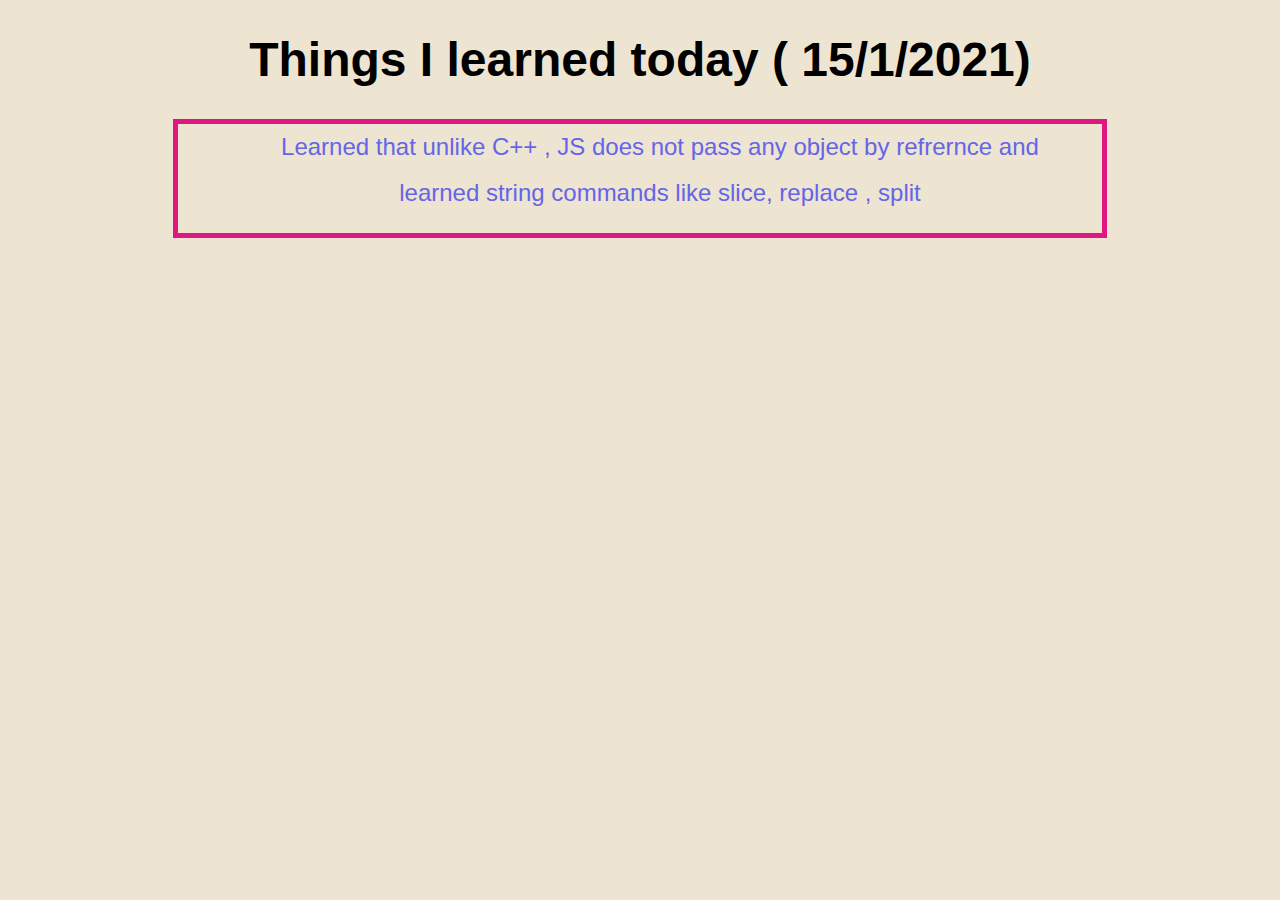
<file: day-13/index.html>
<!DOCTYPE html>
<html lang="en">
  <head>
    <meta charset="UTF-8" />
    <meta name="viewport" content="width=device-width, initial-scale=1.0" />

    <title>Day-13 of #100DaysOfCode</title>
    <link rel="stylesheet" href="style.css" />
  </head>
  <body>
    <h1>Things I learned today ( 15/1/2021)</h1>

    <ol>
      <ul>
        Learned that unlike C++ , JS does not pass any object by refrernce and
      </ul>
      <ul>
        learned string commands like slice, replace , split
      </ul>
      <ul></ul>
    </ol>
  </body>
</html>
</file>
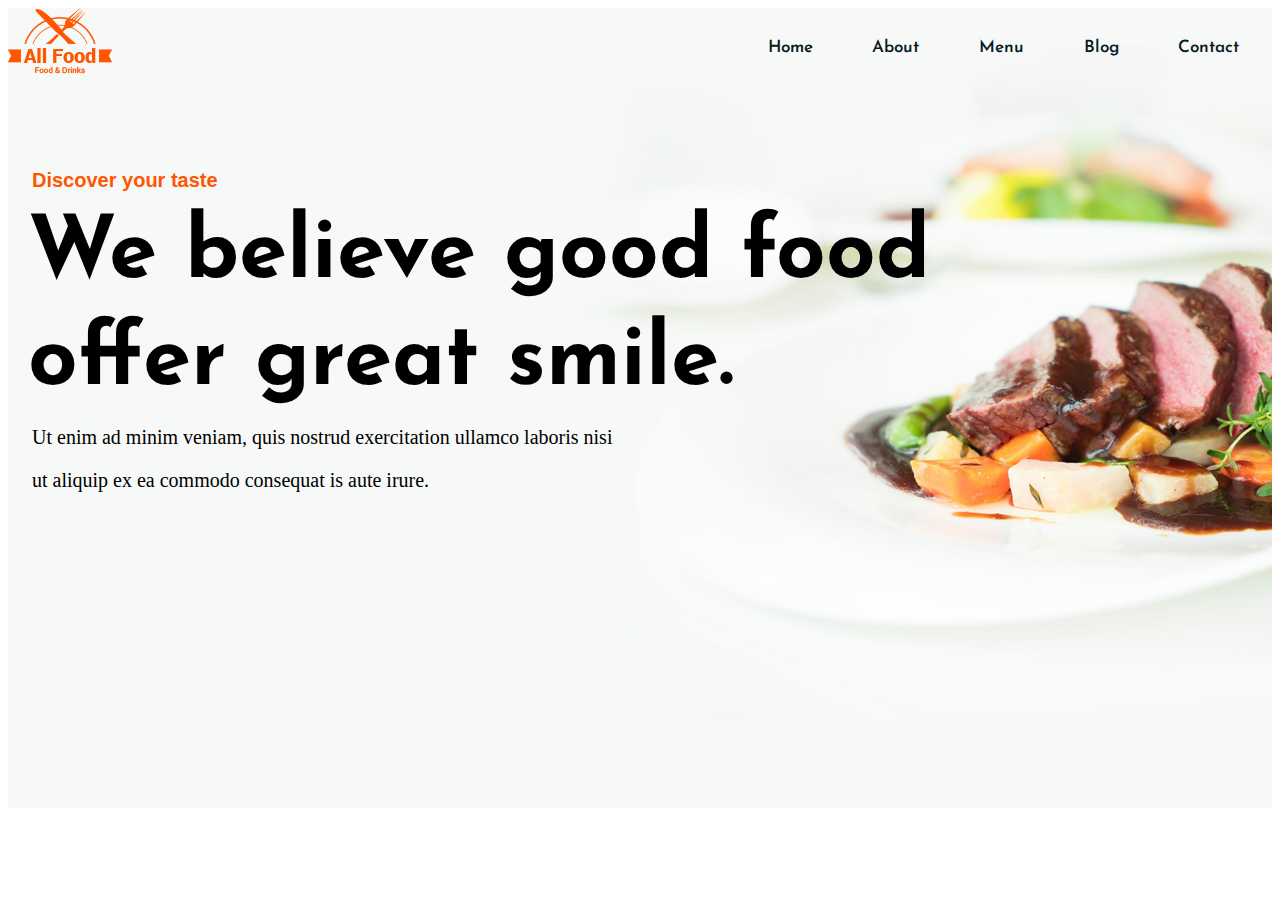
<file: Day-15/index.html>
<!DOCTYPE html>
<html lang="en">
  <head>
    <meta charset="UTF-8" />
    <link rel="stylesheet" href="style.css" />
    <link rel="preconnect" href="https://fonts.gstatic.com" />
    <link
      href="https://fonts.googleapis.com/css2?family=Josefin+Sans:wght@300&display=swap"
      rel="stylesheet"
    />
    <meta name="viewport" content="width=device-width, initial-scale=1.0" />
    <title>Internshala site</title>
  </head>
  <body>
    <div class="homePage">
      <li class="logo">
        <img src="images/logo.webp" alt="" />
      </li>
      <nav>
        <ul class="navBar">
          <li>Home</li>
          <li>About</li>
          <li>Menu</li>
          <li>Blog</li>
          <li>Contact</li>
          <li>Order Online</li>
        </ul>
      </nav>

      <h1>Discover your taste</h1>
      <p class="believe">We believe good food</p>
      <p class="believe">offer great smile.</p>
      <p class="para">
        Ut enim ad minim veniam, quis nostrud exercitation ullamco laboris nisi
      </p>
      <p class="para">ut aliquip ex ea commodo consequat is aute irure.</p>
    </div>
  </body>
</html>
</file>
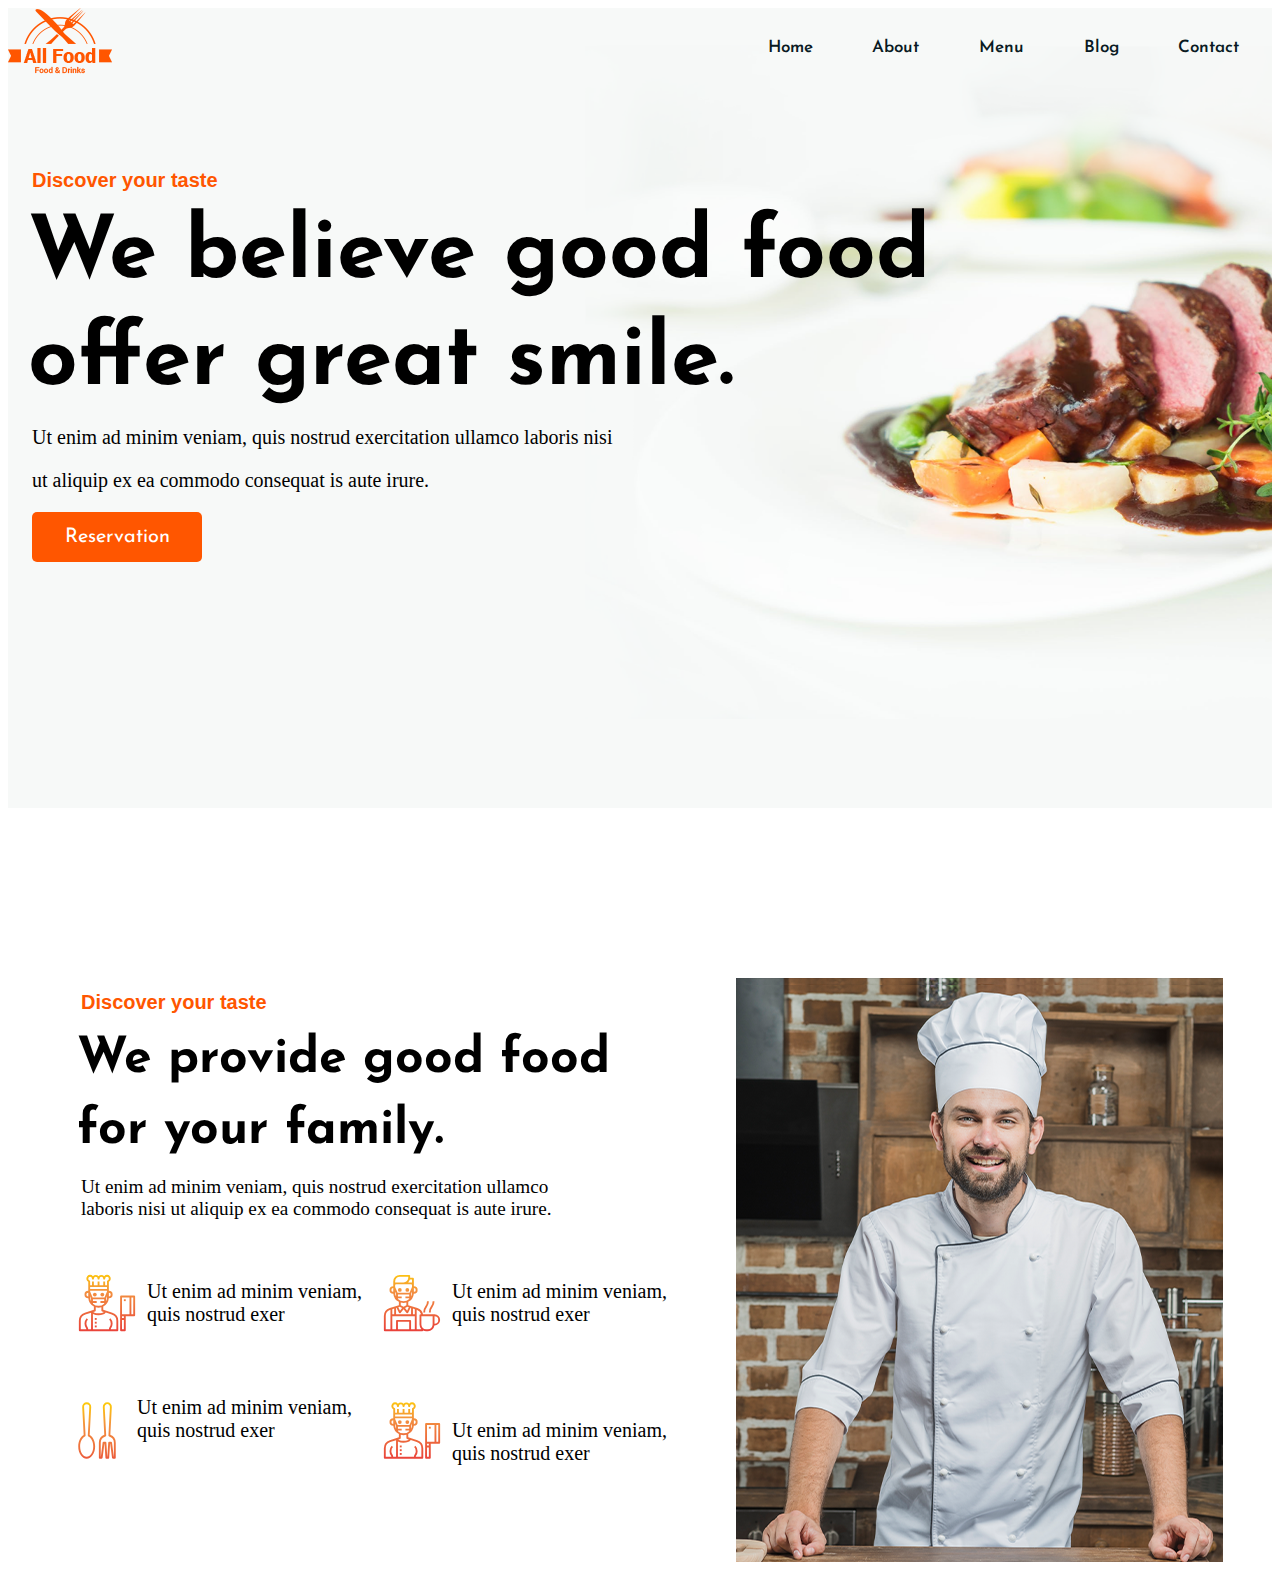
<file: day-16/index.html>
<!DOCTYPE html>
<html lang="en">
  <head>
    <meta charset="UTF-8" />
    <link rel="stylesheet" href="style.css" />
    <link rel="preconnect" href="https://fonts.gstatic.com" />
    <link
      href="https://fonts.googleapis.com/css2?family=Josefin+Sans:wght@300&display=swap"
      rel="stylesheet"
    />
    <meta name="viewport" content="width=device-width, initial-scale=1.0" />
    <title>Internshala site</title>
  </head>
  <body>
    <div class="homePage">
      <div class="full-navbar">
        <li class="logo">
          <img src="images/logo.webp" alt="" />
        </li>
        <nav>
          <ul class="navBar">
            <li>Home</li>
            <li>About</li>
            <li>Menu</li>
            <li>Blog</li>
            <li>Contact</li>
            <li>Order Online</li>
          </ul>
        </nav>
      </div>

      <h1 class="topic">Discover your taste</h1>
      <p class="believe">We believe good food</p>
      <p class="believe">offer great smile.</p>
      <p class="para">
        Ut enim ad minim veniam, quis nostrud exercitation ullamco laboris nisi
      </p>
      <p class="para">ut aliquip ex ea commodo consequat is aute irure.</p>
      <button class="btn">Reservation</button>
    </div>

    <div class="secondPage">
      <div class="words">
        <h1 class="topic">Discover your taste</h1>
        <p class="believe" style="font-size: 50px">We provide good food</p>
        <p class="believe" style="font-size: 50px">for your family.</p>
        <p class="para example" style="font-size: larger">
          Ut enim ad minim veniam, quis nostrud exercitation ullamco
          <br />
          laboris nisi ut aliquip ex ea commodo consequat is aute irure.
        </p>

        <div class="section1">
          <div class="icons1">
            <img class="icons" src="images/chef.svg" alt="" />
            <p style="padding-left: 10px">
              Ut enim ad minim veniam, <br />
              quis nostrud exer
            </p>
          </div>
          <div class="icons1">
            <img class="icons" src="images/barista.svg" alt="" />
            <p style="padding-left: 10px">
              Ut enim ad minim veniam, <br />
              quis nostrud exer
            </p>
          </div>
        </div>
        <div class="section2">
          <div class="icons2">
            <img class="icons" src="images/spoon-and-fork.svg" alt="" />
            <p style="padding-left: 10px">
              Ut enim ad minim veniam, <br />
              quis nostrud exer
            </p>
          </div>
          <div class="icons2">
            <img class="icons" src="images/chef.svg" alt="" />
            <p style="padding-left: 10px">
              <br />
              Ut enim ad minim veniam, <br />
              quis nostrud exer
            </p>
          </div>
        </div>
      </div>
      <div class="chefImage">
        <img src="images/about.webp" alt="" />
      </div>
    </div>

    <script src="app.js"></script>
  </body>
</html>
</file>
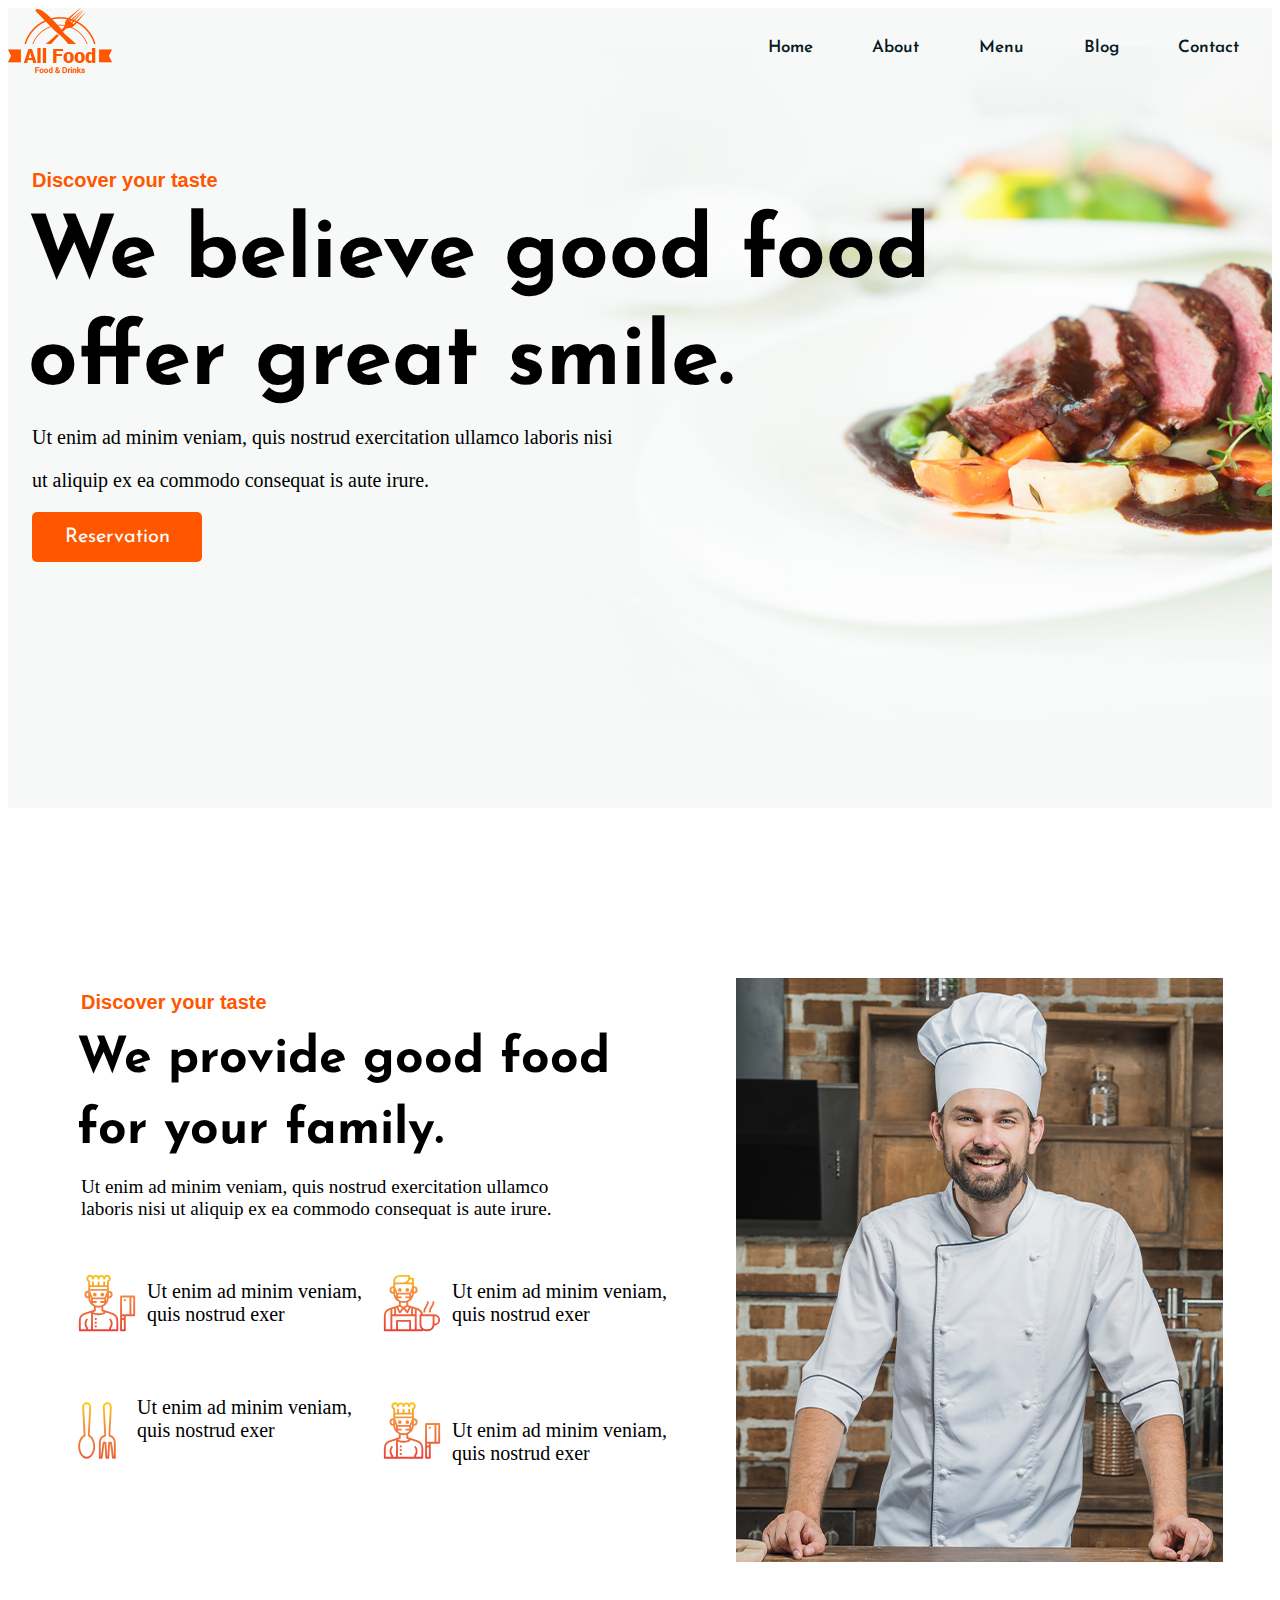
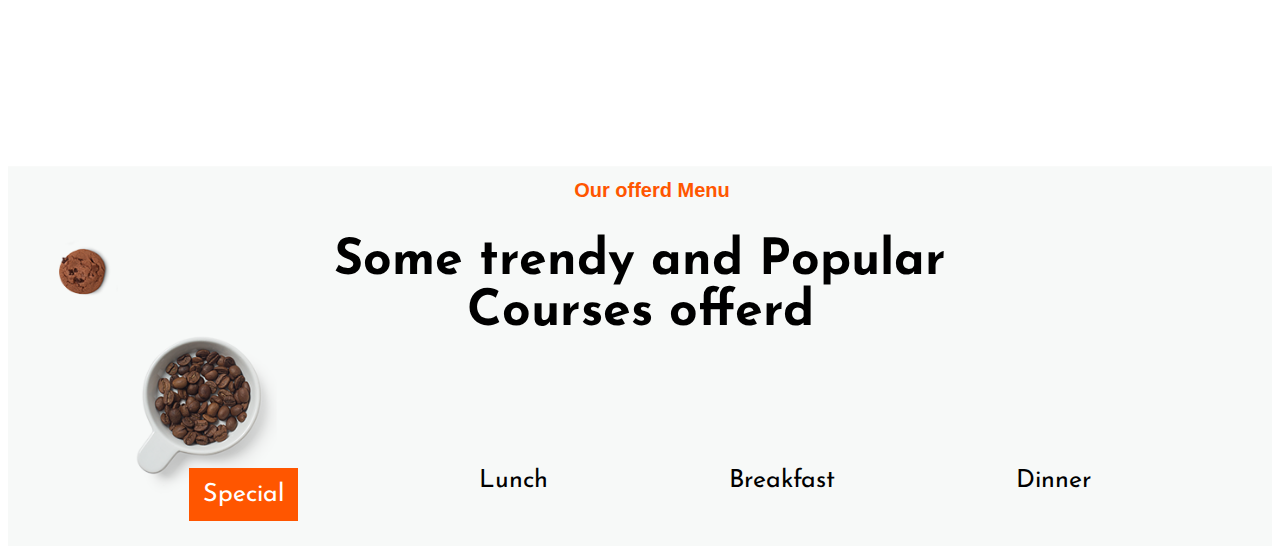
<file: day-17/index.html>
<!DOCTYPE html>
<html lang="en">
  <head>
    <meta charset="UTF-8" />
    <link rel="stylesheet" href="style.css" />
    <link rel="preconnect" href="https://fonts.gstatic.com" />
    <link
      href="https://fonts.googleapis.com/css2?family=Josefin+Sans:wght@300&display=swap"
      rel="stylesheet"
    />
    <meta name="viewport" content="width=device-width, initial-scale=1.0" />
    <title>Internshala site</title>
  </head>
  <body>
    <div class="homePage">
      <div class="full-navbar">
        <li class="logo">
          <img src="images/logo.webp" alt="" />
        </li>
        <nav>
          <ul class="navBar">
            <li>Home</li>
            <li>About</li>
            <li>Menu</li>
            <li>Blog</li>
            <li>Contact</li>
            <li>Order Online</li>
          </ul>
        </nav>
      </div>

      <h1 class="topic">Discover your taste</h1>
      <p class="believe">We believe good food</p>
      <p class="believe">offer great smile.</p>
      <p class="para">
        Ut enim ad minim veniam, quis nostrud exercitation ullamco laboris nisi
      </p>
      <p class="para">ut aliquip ex ea commodo consequat is aute irure.</p>
      <button class="btn">Reservation</button>
    </div>

    <div class="secondPage">
      <div class="words">
        <h1 class="topic">Discover your taste</h1>
        <p class="believe" style="font-size: 50px">We provide good food</p>
        <p class="believe" style="font-size: 50px">for your family.</p>
        <p class="para example" style="font-size: larger">
          Ut enim ad minim veniam, quis nostrud exercitation ullamco
          <br />
          laboris nisi ut aliquip ex ea commodo consequat is aute irure.
        </p>

        <div class="section1">
          <div class="icons1">
            <img class="icons" src="images/chef.svg" alt="" />
            <p style="padding-left: 10px">
              Ut enim ad minim veniam, <br />
              quis nostrud exer
            </p>
          </div>
          <div class="icons1">
            <img class="icons" src="images/barista.svg" alt="" />
            <p style="padding-left: 10px">
              Ut enim ad minim veniam, <br />
              quis nostrud exer
            </p>
          </div>
        </div>
        <div class="section2">
          <div class="icons2">
            <img class="icons" src="images/spoon-and-fork.svg" alt="" />
            <p style="padding-left: 10px">
              Ut enim ad minim veniam, <br />
              quis nostrud exer
            </p>
          </div>
          <div class="icons2">
            <img class="icons" src="images/chef.svg" alt="" />
            <p style="padding-left: 10px">
              <br />
              Ut enim ad minim veniam, <br />
              quis nostrud exer
            </p>
          </div>
        </div>
      </div>
      <div class="chefImage">
        <img src="images/about.webp" alt="" />
      </div>
    </div>

    <div class="menu">
      <h1 class="topic" style="align-items: center; text-align: center">
        Our offerd Menu
      </h1>
      <p
        class="believe"
        style="font-size: 50px; align-items: center; text-align: center"
      >
        Some trendy and Popular <br />
        Courses offerd
      </p>
      <ul class="menuNavbar">
        <li>Special</li>
        <li>Lunch</li>
        <li>Breakfast</li>
        <li>Dinner</li>
      </ul>
    </div>

    <script src="app.js"></script>
  </body>
</html>
</file>
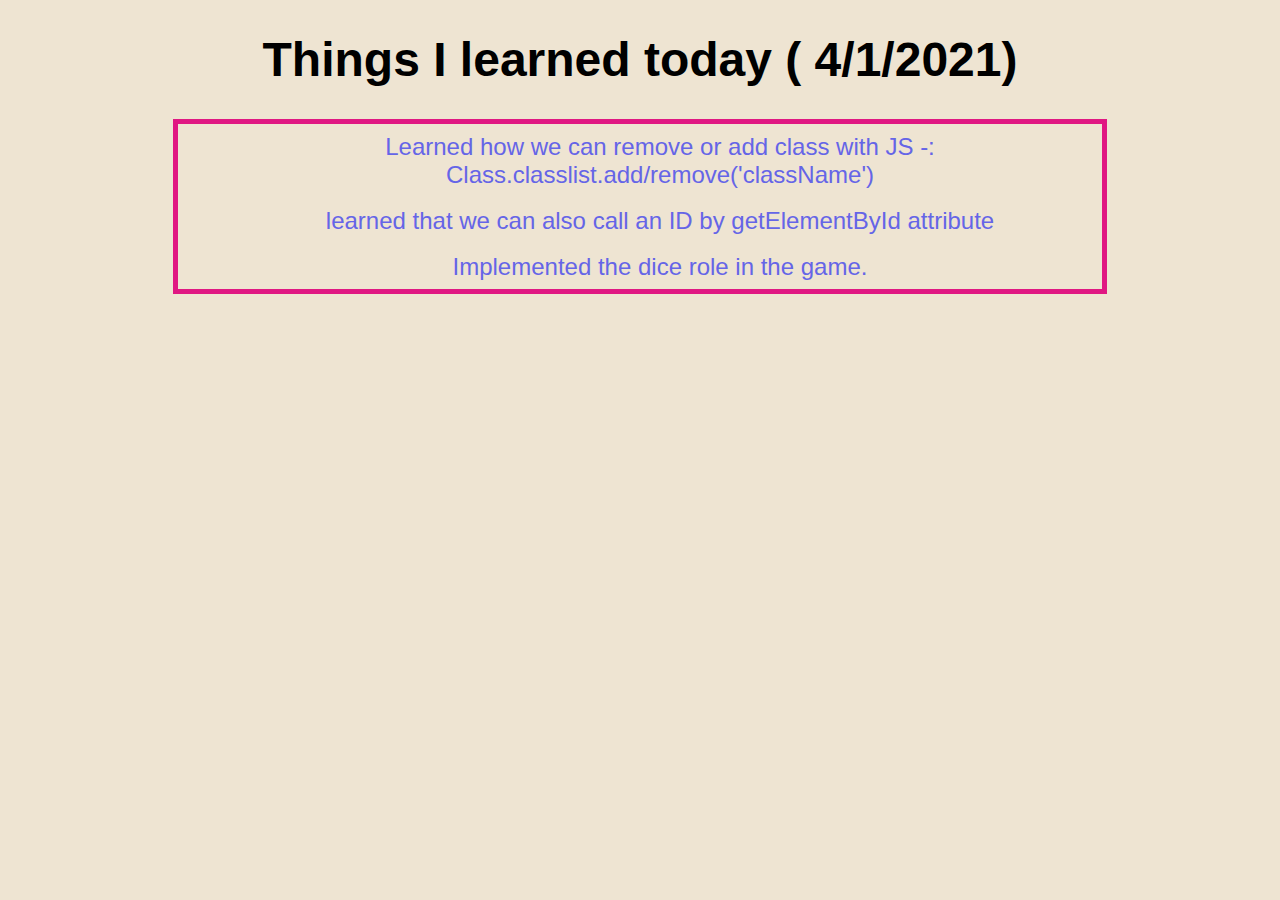
<file: Day-4/index.html>
<!DOCTYPE html>
<html lang="en">
  <head>
    <meta charset="UTF-8" />
    <meta name="viewport" content="width=device-width, initial-scale=1.0" />

    <title>Day-2 of #100DaysOfCode</title>
    <link rel="stylesheet" href="style.css" />
  </head>
  <body>
    <h1>Things I learned today ( 4/1/2021)</h1>

    <ol>
      <ul>
        Learned how we can remove or add class with JS -:
        Class.classlist.add/remove('className')
      </ul>
      <ul>
        learned that we can also call an ID by getElementById attribute
      </ul>
      <ul>
        Implemented the dice role in the game.
      </ul>
    </ol>
  </body>
</html>
</file>
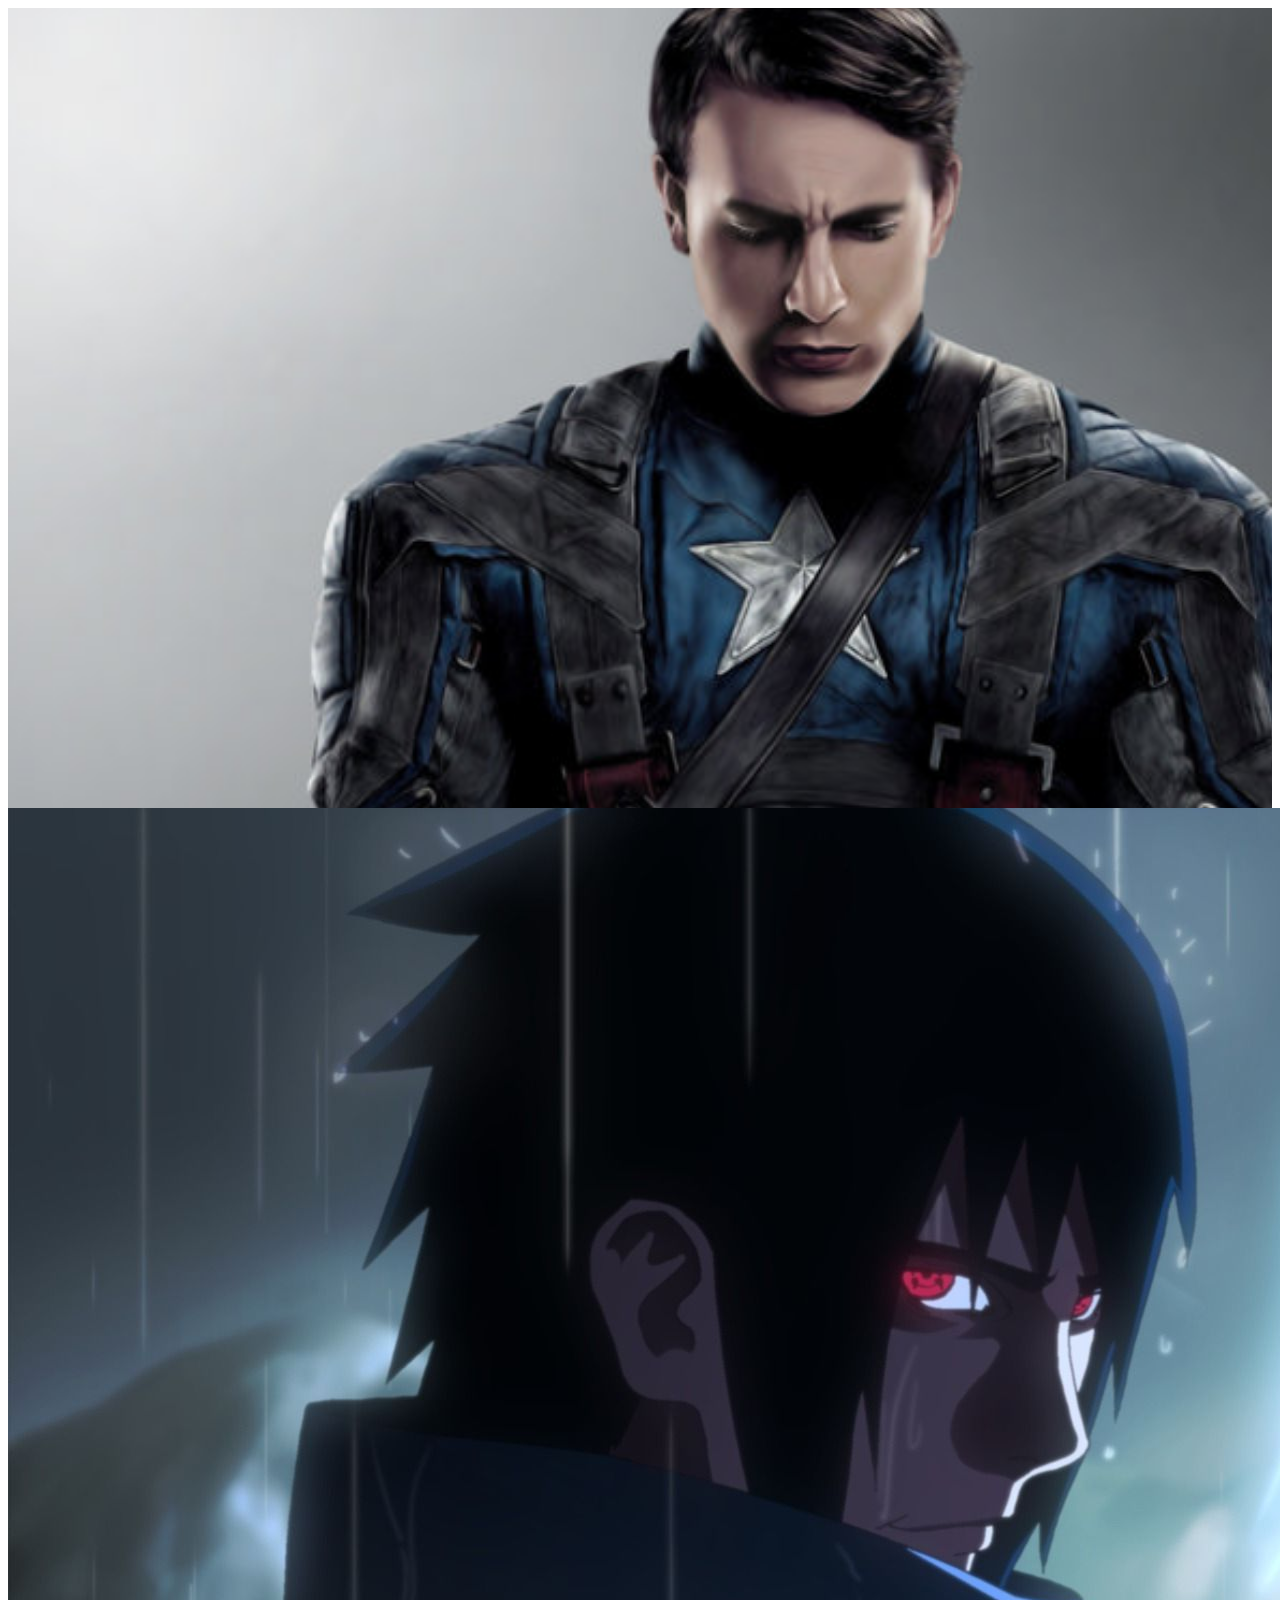
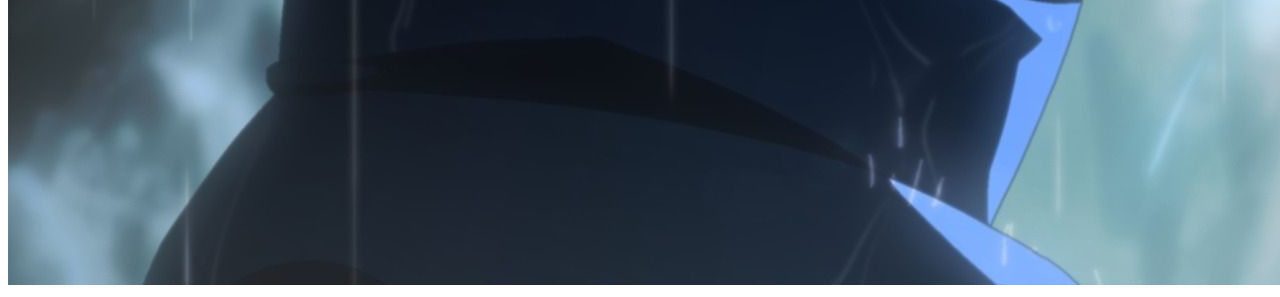
<file: day-7/index.html>
<!DOCTYPE html>
<html>
  <head>
    <meta name="viewport" content="width=device-width, initial-scale=1" />
    <style>
      .parallax {
        /* The image used */
        background-image: url("15-17-57-1777-remembering-heroes-silvia-baptista.jpg");

        /* Set a specific height */
        height: 800px;
        opacity: 1;

        /* Create the parallax scrolling effect */
        background-attachment: fixed;
        /* background-position: center; */
        background-repeat: no-repeat;
        background-size: cover;
      }
    </style>
  </head>
  <body>
    <div class="parallax"></div>

    <img src="322374.jpg" alt="" />
  </body>
</html>
</file>
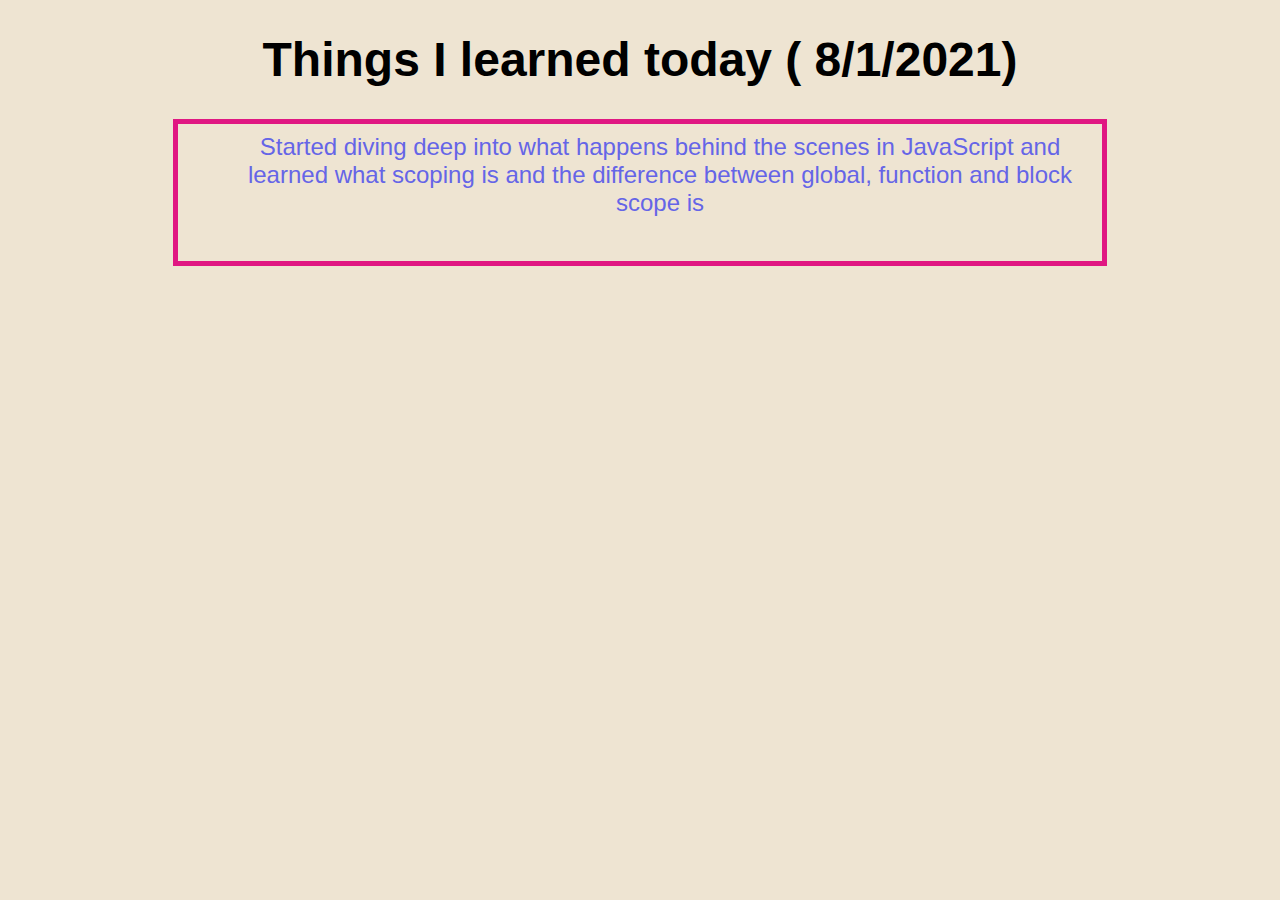
<file: day-8/index.html>
<!DOCTYPE html>
<html lang="en">
  <head>
    <meta charset="UTF-8" />
    <meta name="viewport" content="width=device-width, initial-scale=1.0" />

    <title>Day-8 of #100DaysOfCode</title>
    <link rel="stylesheet" href="style.css" />
  </head>
  <body>
    <h1>Things I learned today ( 8/1/2021)</h1>

    <ol>
      <ul>
        Started diving deep into what happens behind the scenes in JavaScript
        and learned what scoping is and the difference between global, function
        and block scope is
      </ul>
      <ul></ul>
      <ul></ul>
    </ol>
  </body>
</html>
</file>
<file: day-13/style.css>
body {
  background-color: rgb(238, 228, 210);
  text-align: center;
  font-size: 150%;
  font-family: "Poppins", Helvetica, Arial, sans-serif;
}

ul {
  color: rgb(101, 101, 231);

  padding: 1%;
}
ol {
  border: rgb(224, 23, 130) solid 5px;
  width: 70%;
  margin: auto;
}
</file>
<file: Day-15/style.css>
* {
  padding: 0;
  box-sizing: border-box;
}

nav {
  font-family: josefin sans, sans-serif;
}

.navBar {
  display: flex;
  justify-content: space-around;
  position: relative;
  bottom: 75px;
  width: 700px;
  text-align: right;
  margin-left: 730px;
}

.navBar li {
  text-decoration: none;
  list-style-type: none;
  font-family: josefin sans, sans-serif;
  color: #091a23;
  font-weight: 600;
  padding: 20px 10px;
  font-size: 17px;
  cursor: pointer;
}
.navBar li:hover {
  color: orange;
  transition: 0.5s ease;
}
.navBar :nth-child(6) {
  border: orange 1px solid;
  border-radius: 5px;
}
.navBar :nth-child(6):hover {
  color: white;
  background-color: #ff5600;
  transition: linear 0.2s;
}

.logo {
  display: inline;
  margin-left: 0px;
  cursor: pointer;
}
.homePage {
  background-image: url(images/h1_hero.webp);
  background-size: cover;
  height: 800px;
  background-repeat: no-repeat;
}

.homePage h1 {
  font-family: "Gill Sans", "Gill Sans MT", Calibri, "Trebuchet MS", sans-serif;
  font-size: 20px;
  color: #ff5600;
  padding-left: 24px;
}
.believe {
  font-size: 87px;
  line-break: auto;
  word-break: break-all;
  margin: 0;
  font-family: josefin sans, sans-serif;
  font-weight: 700;
  margin: 20px;
}

.para {
  font-weight: 400;
  font-size: 20px;
  padding-left: 24px;
}
</file>
<file: day-16/style.css>
* {
  padding: 0;
  box-sizing: border-box;
}

nav {
  font-family: josefin sans, sans-serif;
}

.navBar {
  display: flex;
  justify-content: space-around;
  position: relative;
  bottom: 75px;
  width: 700px;
  text-align: right;
  margin-left: 730px;
}

.navBar li {
  text-decoration: none;
  list-style-type: none;
  font-family: josefin sans, sans-serif;
  color: #091a23;
  font-weight: 600;
  padding: 20px 10px;
  font-size: 17px;
  cursor: pointer;
}
.navBar li:hover {
  color: orange;
  transition: 0.5s ease;
}
.navBar :nth-child(6) {
  border: orange 1px solid;
  border-radius: 5px;
}
.navBar :nth-child(6):hover {
  color: white;
  background-color: #ff5600;
  transition: linear 0.2s;
}

.logo {
  display: inline;
  margin-left: 0px;
  cursor: pointer;
}
.homePage {
  background-image: url(images/h1_hero.webp);
  background-size: cover;
  height: 800px;
  background-repeat: no-repeat;
}

.topic {
  font-family: "Gill Sans", "Gill Sans MT", Calibri, "Trebuchet MS", sans-serif;
  font-size: 20px;
  color: #ff5600;
  padding-left: 24px;
}
.believe {
  font-size: 87px;
  line-break: auto;
  word-break: break-all;
  margin: 0;
  font-family: josefin sans, sans-serif;
  font-weight: 700;
  margin: 20px;
}

.para {
  font-weight: 400;
  font-size: 20px;
  padding-left: 24px;
}

.sticky {
  position: fixed;
  top: 0;
  transition: linear 0.5s;
  background-color: white;
  color: black;
  border: solid rgb(245, 219, 219) 1px;
  padding-bottom: 3px;
  border-top: 0px;
  border-left: 0px;
  border-right: 0px;
  width: 100%;
  height: 70px;
}

.btn {
  margin-left: 24px;
  font-size: 20px;
  width: 170px;
  height: 50px;
  padding-top: 10px;
  font-family: josefin sans, sans-serif;
  font-weight: 400;
  color: white;

  background: #ff5600;
  padding: 5px;
  border-radius: 5px;
  border: none;
}

.btn:hover {
  color: rgba(255, 81, 0, 0.877);
  transition: 0.5s ease;
  background-color: rgb(0, 0, 0);
  font-size: 26px;
}

.icons {
  width: 60px;
}
.icons1 {
  display: flex;
  padding: 10px;
}
.icons2 {
  display: flex;
}
.section1 {
  display: flex;
  justify-content: space-around;
}
.section2 {
  display: flex;
  justify-content: space-around;
}
.secondPage {
  display: flex;
  justify-content: space-evenly;
  margin-top: 170px;
}
.section1,
.section2 p {
  font-size: 20px;
  padding: 10px;
}
</file>
<file: day-17/style.css>
* {
  padding: 0;
  box-sizing: border-box;
}

nav {
  font-family: josefin sans, sans-serif;
}

.navBar {
  display: flex;
  justify-content: space-around;
  position: relative;
  bottom: 75px;
  width: 700px;
  text-align: right;
  margin-left: 730px;
}

.navBar li {
  text-decoration: none;
  list-style-type: none;
  font-family: josefin sans, sans-serif;
  color: #091a23;
  font-weight: 600;
  padding: 20px 10px;
  font-size: 17px;
  cursor: pointer;
}
.navBar li:hover {
  color: orange;
  transition: 0.5s ease;
}
.navBar :nth-child(6) {
  border: orange 1px solid;
  border-radius: 5px;
}
.navBar :nth-child(6):hover {
  color: white;
  background-color: #ff5600;
  transition: linear 0.2s;
}

.logo {
  display: inline;
  margin-left: 0px;
  cursor: pointer;
}
.homePage {
  background-image: url(images/h1_hero.webp);
  background-size: cover;
  height: 800px;
  background-repeat: no-repeat;
}

.topic {
  font-family: "Gill Sans", "Gill Sans MT", Calibri, "Trebuchet MS", sans-serif;
  font-size: 20px;
  color: #ff5600;
  padding-left: 24px;
}
.believe {
  font-size: 87px;
  line-break: auto;
  word-break: break-all;
  margin: 0;
  font-family: josefin sans, sans-serif;
  font-weight: 700;
  margin: 20px;
}

.para {
  font-weight: 400;
  font-size: 20px;
  padding-left: 24px;
}

.sticky {
  position: fixed;
  top: 0;
  transition: linear 0.5s;
  background-color: white;
  color: black;
  border: solid rgb(245, 219, 219) 1px;
  padding-bottom: 3px;
  border-top: 0px;
  border-left: 0px;
  border-right: 0px;
  width: 100%;
  height: 70px;
}

.btn {
  margin-left: 24px;
  font-size: 20px;
  width: 170px;
  height: 50px;
  padding-top: 10px;
  font-family: josefin sans, sans-serif;
  font-weight: 400;
  color: white;

  background: #ff5600;
  padding: 5px;
  border-radius: 5px;
  border: none;
}

.btn:hover {
  color: rgba(255, 81, 0, 0.877);
  transition: 0.5s ease;
  background-color: rgb(0, 0, 0);
  font-size: 26px;
}

.icons {
  width: 60px;
}
.icons1 {
  display: flex;
  padding: 10px;
}
.icons2 {
  display: flex;
}
.section1 {
  display: flex;
  justify-content: space-around;
}
.section2 {
  display: flex;
  justify-content: space-around;
}
.secondPage {
  display: flex;
  justify-content: space-evenly;
  margin-top: 170px;
}
.section1,
.section2 p {
  font-size: 20px;
  padding: 10px;
}

.menu {
  display: flex;
  flex-direction: column;
  margin-top: 200px;
  background-image: url(images/section_bg01.webp);
  background-repeat: no-repeat;
  background-size: cover;
}

.menuNavbar {
  display: flex;
  list-style-type: none;
  justify-content: space-evenly;
  font-size: 25px;
  margin-top: 110px;
  font-family: josefin sans, sans-serif;
}

.menuNavbar :nth-child(1) {
  border: 1px solid #ff5600;
  padding: 13px;
  background-color: #ff5600;
  color: white;
}
</file>
<file: Day-4/style.css>
body {
  background-color: rgb(238, 228, 210);
  text-align: center;
  font-size: 150%;
  font-family: "Poppins", Helvetica, Arial, sans-serif;
}

ul {
  color: rgb(101, 101, 231);

  padding: 1%;
}
ol {
  border: rgb(224, 23, 130) solid 5px;
  width: 70%;
  margin: auto;
}
</file>
<file: day-8/style.css>
body {
  background-color: rgb(238, 228, 210);
  text-align: center;
  font-size: 150%;
  font-family: "Poppins", Helvetica, Arial, sans-serif;
}

ul {
  color: rgb(101, 101, 231);

  padding: 1%;
}
ol {
  border: rgb(224, 23, 130) solid 5px;
  width: 70%;
  margin: auto;
}
</file>
